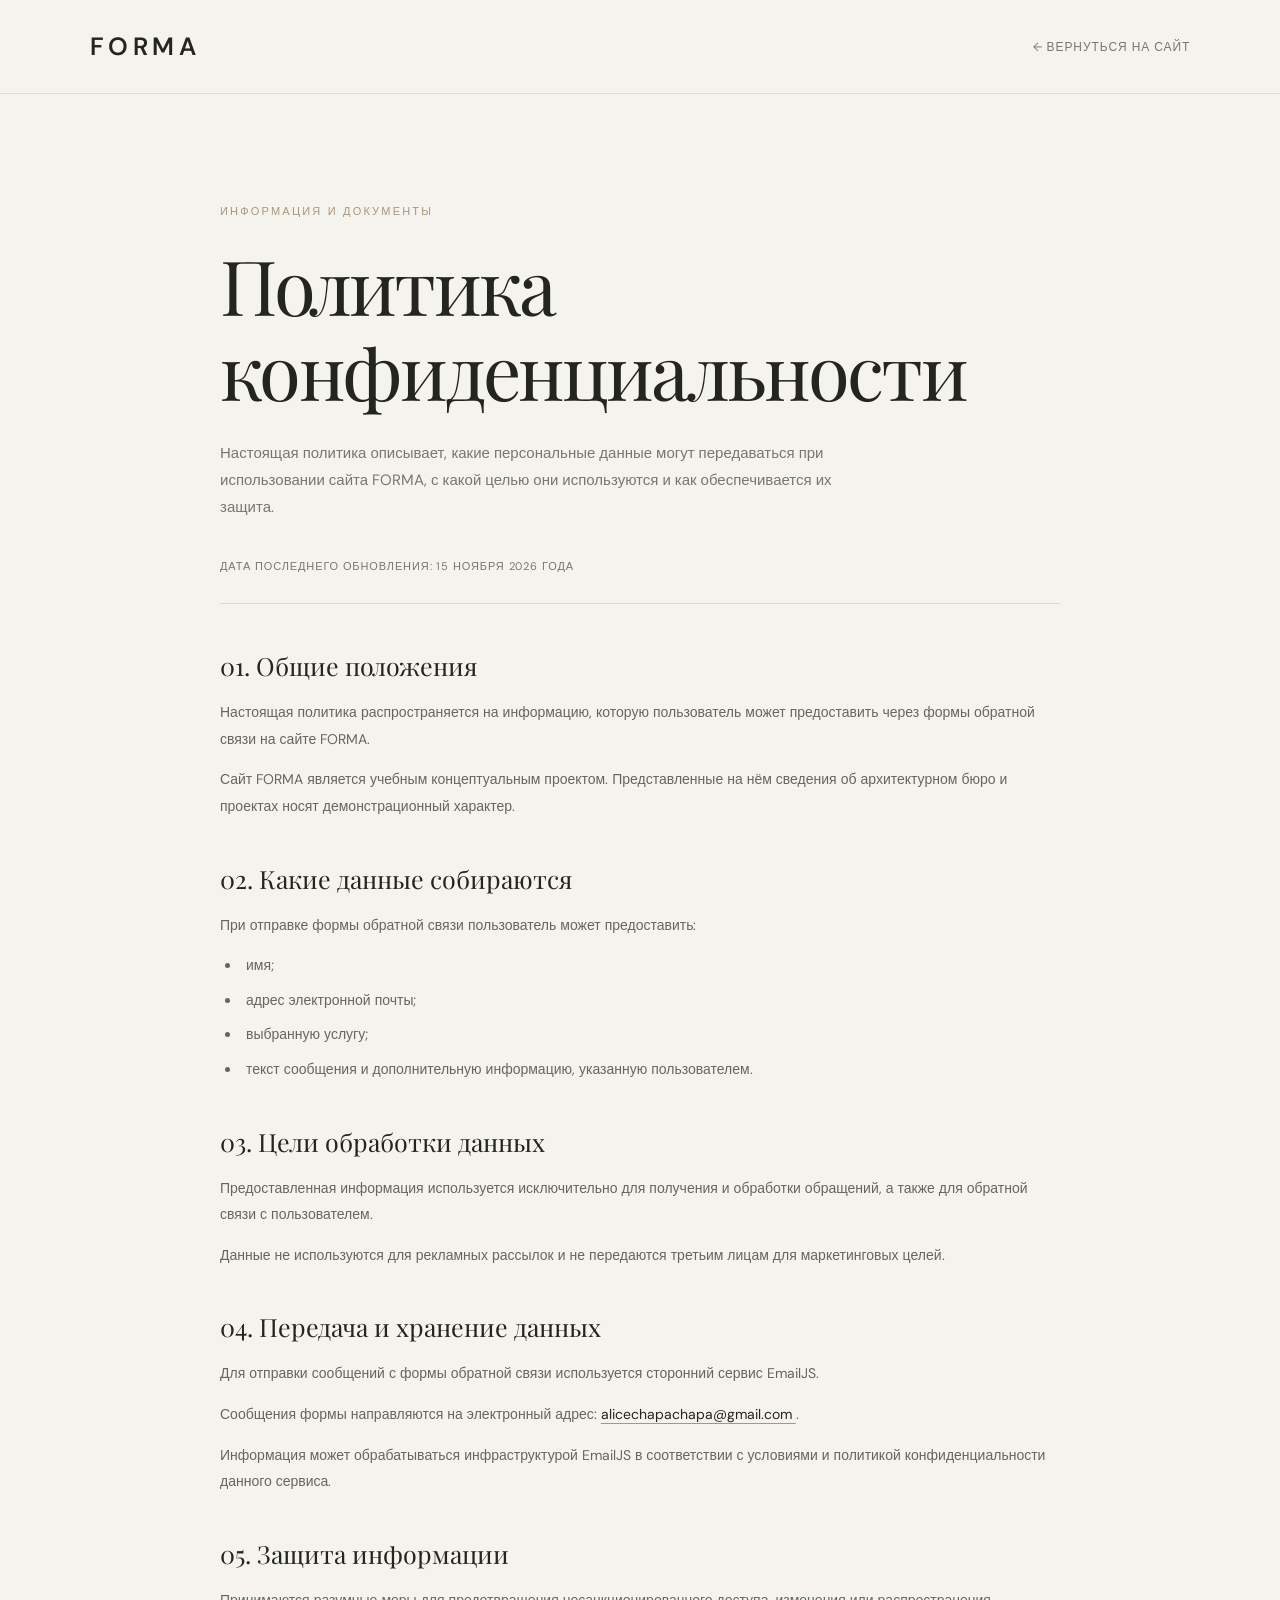
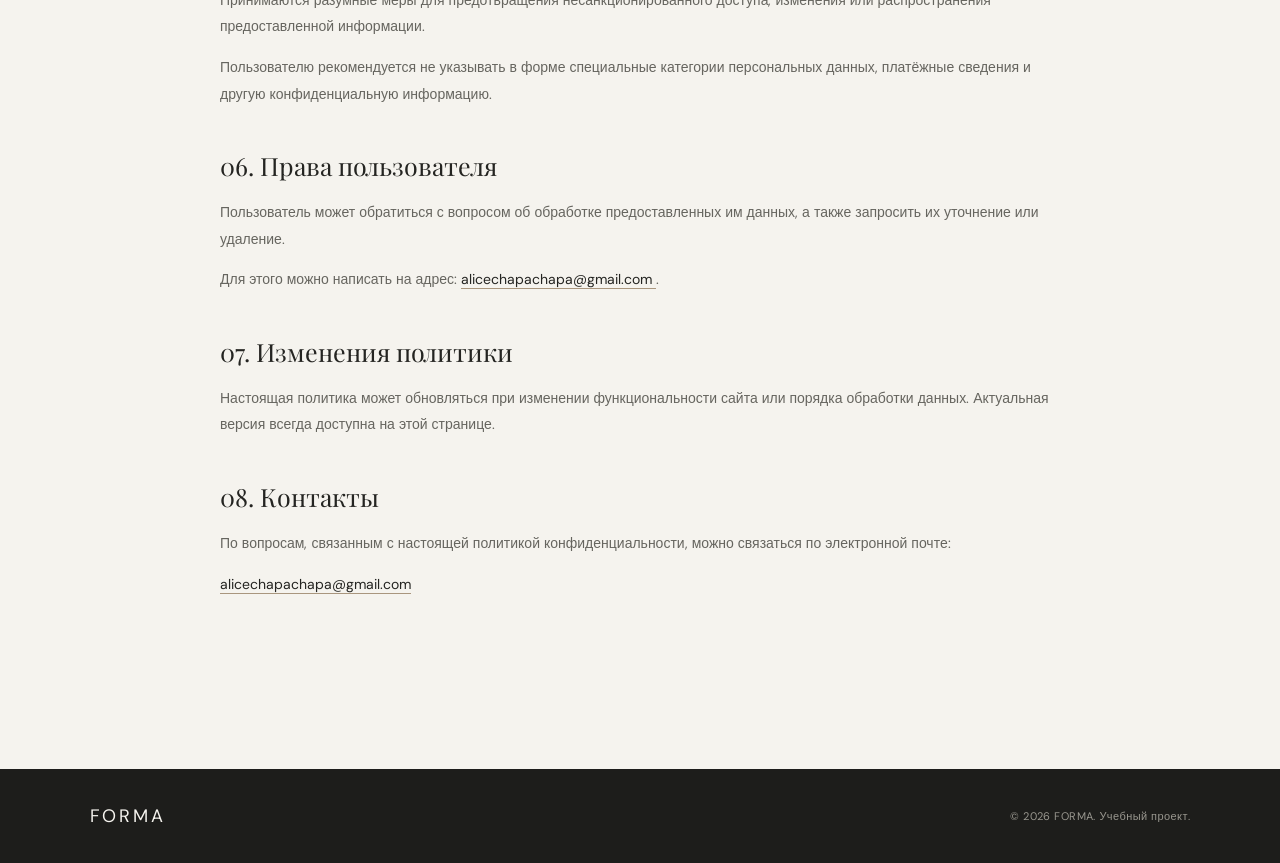
<file: privacy.html>
<!DOCTYPE html>
<html lang="ru">
<head>
    <meta charset="UTF-8">
    <meta name="viewport" content="width=device-width, initial-scale=1.0">

    <meta name="description" content="Политика конфиденциальности сайта FORMA.">
    <meta name="theme-color" content="#f5f3ee">

    <title>Политика конфиденциальности — FORMA</title>

    <link rel="preconnect" href="https://fonts.googleapis.com">
    <link rel="preconnect" href="https://fonts.gstatic.com" crossorigin>

    <link href="https://fonts.googleapis.com/css2?family=DM+Sans:wght@400;500;600&family=Playfair+Display:wght@400;500&display=swap" rel="stylesheet">

    <style>
        :root {
            --bg: #f5f3ee;
            --text: #242421;
            --muted: #77766f;
            --accent: #a9967e;
            --line: #dedbd3;
            --dark: #1d1d1b;
        }

        * {
            box-sizing: border-box;
        }

        html {
            background: var(--bg);
            scroll-behavior: smooth;
        }

        body {
            margin: 0;
            min-height: 100vh;
            background: var(--bg);
            color: var(--text);
            font-family: 'DM Sans', sans-serif;
            -webkit-font-smoothing: antialiased;
        }

        a {
            color: inherit;
            text-decoration: none;
        }

        .header {
            width: 100%;
            padding: 30px 7%;
            border-bottom: 1px solid var(--line);
        }

        .header-inner {
            max-width: 1440px;
            margin: 0 auto;
            display: flex;
            align-items: center;
            justify-content: space-between;
        }

        .logo {
            font-size: 25px;
            font-weight: 600;
            letter-spacing: 0.18em;
        }

        .back-link {
            color: var(--muted);
            font-size: 12px;
            letter-spacing: 0.08em;
            text-transform: uppercase;
            transition: color 0.2s ease;
        }

        .back-link:hover {
            color: var(--text);
        }

        main {
            max-width: 900px;
            margin: 0 auto;
            padding: 110px 30px 130px;
        }

        .eyebrow {
            margin-bottom: 24px;
            color: var(--accent);
            font-size: 11px;
            letter-spacing: 0.2em;
            text-transform: uppercase;
        }

        h1 {
            margin: 0;
            font-family: 'Playfair Display', serif;
            font-size: clamp(42px, 7vw, 76px);
            font-weight: 400;
            line-height: 1.12;
            letter-spacing: -0.035em;
        }

        .intro {
            max-width: 620px;
            margin-top: 28px;
            color: var(--muted);
            font-size: 15px;
            line-height: 1.8;
        }

        .updated {
            margin-top: 38px;
            padding-bottom: 30px;
            border-bottom: 1px solid var(--line);
            color: var(--muted);
            font-size: 11px;
            letter-spacing: 0.08em;
            text-transform: uppercase;
        }

        .content {
            padding-top: 45px;
        }

        .section {
            margin-bottom: 42px;
        }

        h2 {
            margin: 0 0 17px;
            font-family: 'Playfair Display', serif;
            font-size: 25px;
            font-weight: 400;
        }

        p, li {
            color: #66655f;
            font-size: 14px;
            line-height: 1.9;
        }

        p {
            margin: 0 0 14px;
        }

        ul {
            margin: 12px 0 0;
            padding-left: 21px;
        }

        li {
            padding-left: 5px;
            margin-bottom: 8px;
        }

        .content a {
            color: var(--text);
            text-decoration: underline;
            text-decoration-color: var(--accent);
            text-underline-offset: 4px;
        }

        .footer {
            padding: 35px 7%;
            background: var(--dark);
            color: #f5f3ee;
        }

        .footer-inner {
            max-width: 1440px;
            margin: 0 auto;
            display: flex;
            justify-content: space-between;
            align-items: center;
            gap: 20px;
        }

        .footer-logo {
            font-size: 18px;
            letter-spacing: 0.16em;
        }

        .footer-note {
            color: #99978f;
            font-size: 11px;
            letter-spacing: 0.04em;
        }

        @media (max-width: 600px) {
            .header {
                padding: 23px 6%;
            }

            .logo {
                font-size: 21px;
            }

            .back-link {
                font-size: 10px;
            }

            main {
                padding: 75px 23px 90px;
            }

            .intro {
                font-size: 14px;
            }

            h2 {
                font-size: 22px;
            }

            p, li {
                font-size: 13px;
            }

            .footer-inner {
                flex-direction: column;
                align-items: flex-start;
            }
        }
    </style>
</head>

<body>

    <header class="header">
        <div class="header-inner">
            <a href="index.html" class="logo">FORMA</a>
            <a href="index.html" class="back-link">← Вернуться на сайт</a>
        </div>
    </header>

    <main>
        <div class="eyebrow">Информация и документы</div>

        <h1>Политика<br>конфиденциальности</h1>

        <p class="intro">
            Настоящая политика описывает, какие персональные данные
            могут передаваться при использовании сайта FORMA,
            с какой целью они используются и как обеспечивается
            их защита.
        </p>

        <div class="updated">
            Дата последнего обновления: 15 ноября 2026 года
        </div>

        <div class="content">

            <section class="section">
                <h2>01. Общие положения</h2>
                <p>
                    Настоящая политика распространяется на информацию,
                    которую пользователь может предоставить через формы
                    обратной связи на сайте FORMA.
                </p>
                <p>
                    Сайт FORMA является учебным концептуальным проектом.
                    Представленные на нём сведения об архитектурном бюро
                    и проектах носят демонстрационный характер.
                </p>
            </section>

            <section class="section">
                <h2>02. Какие данные собираются</h2>
                <p>При отправке формы обратной связи пользователь может предоставить:</p>
                <ul>
                    <li>имя;</li>
                    <li>адрес электронной почты;</li>
                    <li>выбранную услугу;</li>
                    <li>текст сообщения и дополнительную информацию, указанную пользователем.</li>
                </ul>
            </section>

            <section class="section">
                <h2>03. Цели обработки данных</h2>
                <p>
                    Предоставленная информация используется исключительно
                    для получения и обработки обращений, а также для
                    обратной связи с пользователем.
                </p>
                <p>
                    Данные не используются для рекламных рассылок
                    и не передаются третьим лицам для маркетинговых целей.
                </p>
            </section>

            <section class="section">
                <h2>04. Передача и хранение данных</h2>
                <p>
                    Для отправки сообщений с формы обратной связи
                    используется сторонний сервис EmailJS.
                </p>
                <p>
                    Сообщения формы направляются на электронный адрес:
                    <a href="mailto:alicechapachapa@gmail.com">
                        alicechapachapa@gmail.com
                    </a>.
                </p>
                <p>
                    Информация может обрабатываться инфраструктурой
                    EmailJS в соответствии с условиями и политикой
                    конфиденциальности данного сервиса.
                </p>
            </section>

            <section class="section">
                <h2>05. Защита информации</h2>
                <p>
                    Принимаются разумные меры для предотвращения
                    несанкционированного доступа, изменения или
                    распространения предоставленной информации.
                </p>
                    <p>
                    Пользователю рекомендуется не указывать в форме
                    специальные категории персональных данных,
                    платёжные сведения и другую конфиденциальную информацию.
                </p>
            </section>

            <section class="section">
                <h2>06. Права пользователя</h2>
                <p>
                    Пользователь может обратиться с вопросом об обработке
                    предоставленных им данных, а также запросить их
                    уточнение или удаление.
                </p>
                <p>
                    Для этого можно написать на адрес:
                    <a href="mailto:alicechapachapa@gmail.com">
                        alicechapachapa@gmail.com
                    </a>.
                </p>
            </section>

            <section class="section">
                <h2>07. Изменения политики</h2>
                <p>
                    Настоящая политика может обновляться при изменении
                    функциональности сайта или порядка обработки данных.
                    Актуальная версия всегда доступна на этой странице.
                </p>
            </section>

            <section class="section">
                <h2>08. Контакты</h2>
                <p>
                    По вопросам, связанным с настоящей политикой
                    конфиденциальности, можно связаться по электронной почте:
                </p>
                <p>
                    <a href="mailto:alicechapachapa@gmail.com">
                        alicechapachapa@gmail.com
                    </a>
                </p>
            </section>

        </div>
    </main>

    <footer class="footer">
        <div class="footer-inner">
            <div class="footer-logo">FORMA</div>
            <div class="footer-note">© 2026 FORMA. Учебный проект.</div>
        </div>
    </footer>

</body>
</html>
</file>
